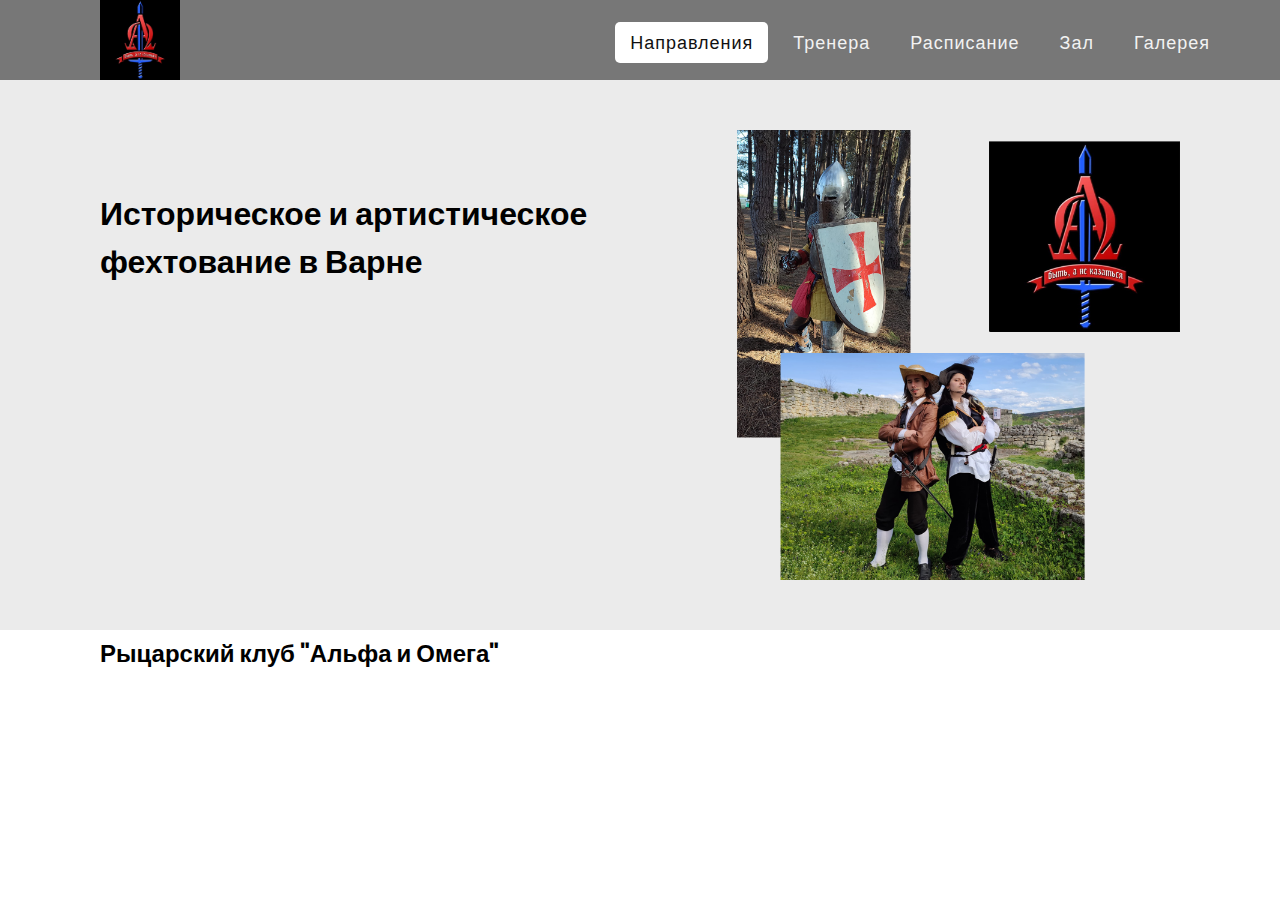
<file: index.html>
<!DOCTYPE html>
<html lang="en">
<head>
    <meta charset="UTF-8">
    <meta http-equiv="X-UA-Compatible" content="IE=edge">
    <meta name="viewport" content="width=device-width, initial-scale=1.0">
    <link rel="stylesheet" href="https://cdnjs.cloudflare.com/ajax/libs/font-awesome/5.15.3/css/all.min.css"/>
    <link rel="stylesheet" href="index.css">
    <title>Document</title>

</head>
<body>
    <!--Header-->
    <nav>
        <div class="logo">
           <img src="images\alfaomega.jpg" height="80px">
        </div>
        <input type="checkbox" id="click">
        <label for="click" class="menu-btn">
        <i class="fas fa-bars"></i>
        </label>
        <ul>
           <li><a class="active" href="#">Направления</a></li>
           <li><a href="#">Тренера</a></li>
           <li><a href="#">Расписание</a></li>
           <li><a href="#">Зал</a></li>
           <li><a href="#">Галерея</a></li>
        </ul>
     </nav>

     <!--О нас-->
     <div class="about" style="background-color: rgb(235, 235, 235);; height: 550px;">
        <img id="about-image"src="images\About.png" height="450">
        <figure><h1>Историческое и артистическое фехтование в Варне</h1>
            <h2>Рыцарский клуб "Альфа и Омега"</h2></figure>
     </div>
  </body>
</html>
</body>
</html>
</file>
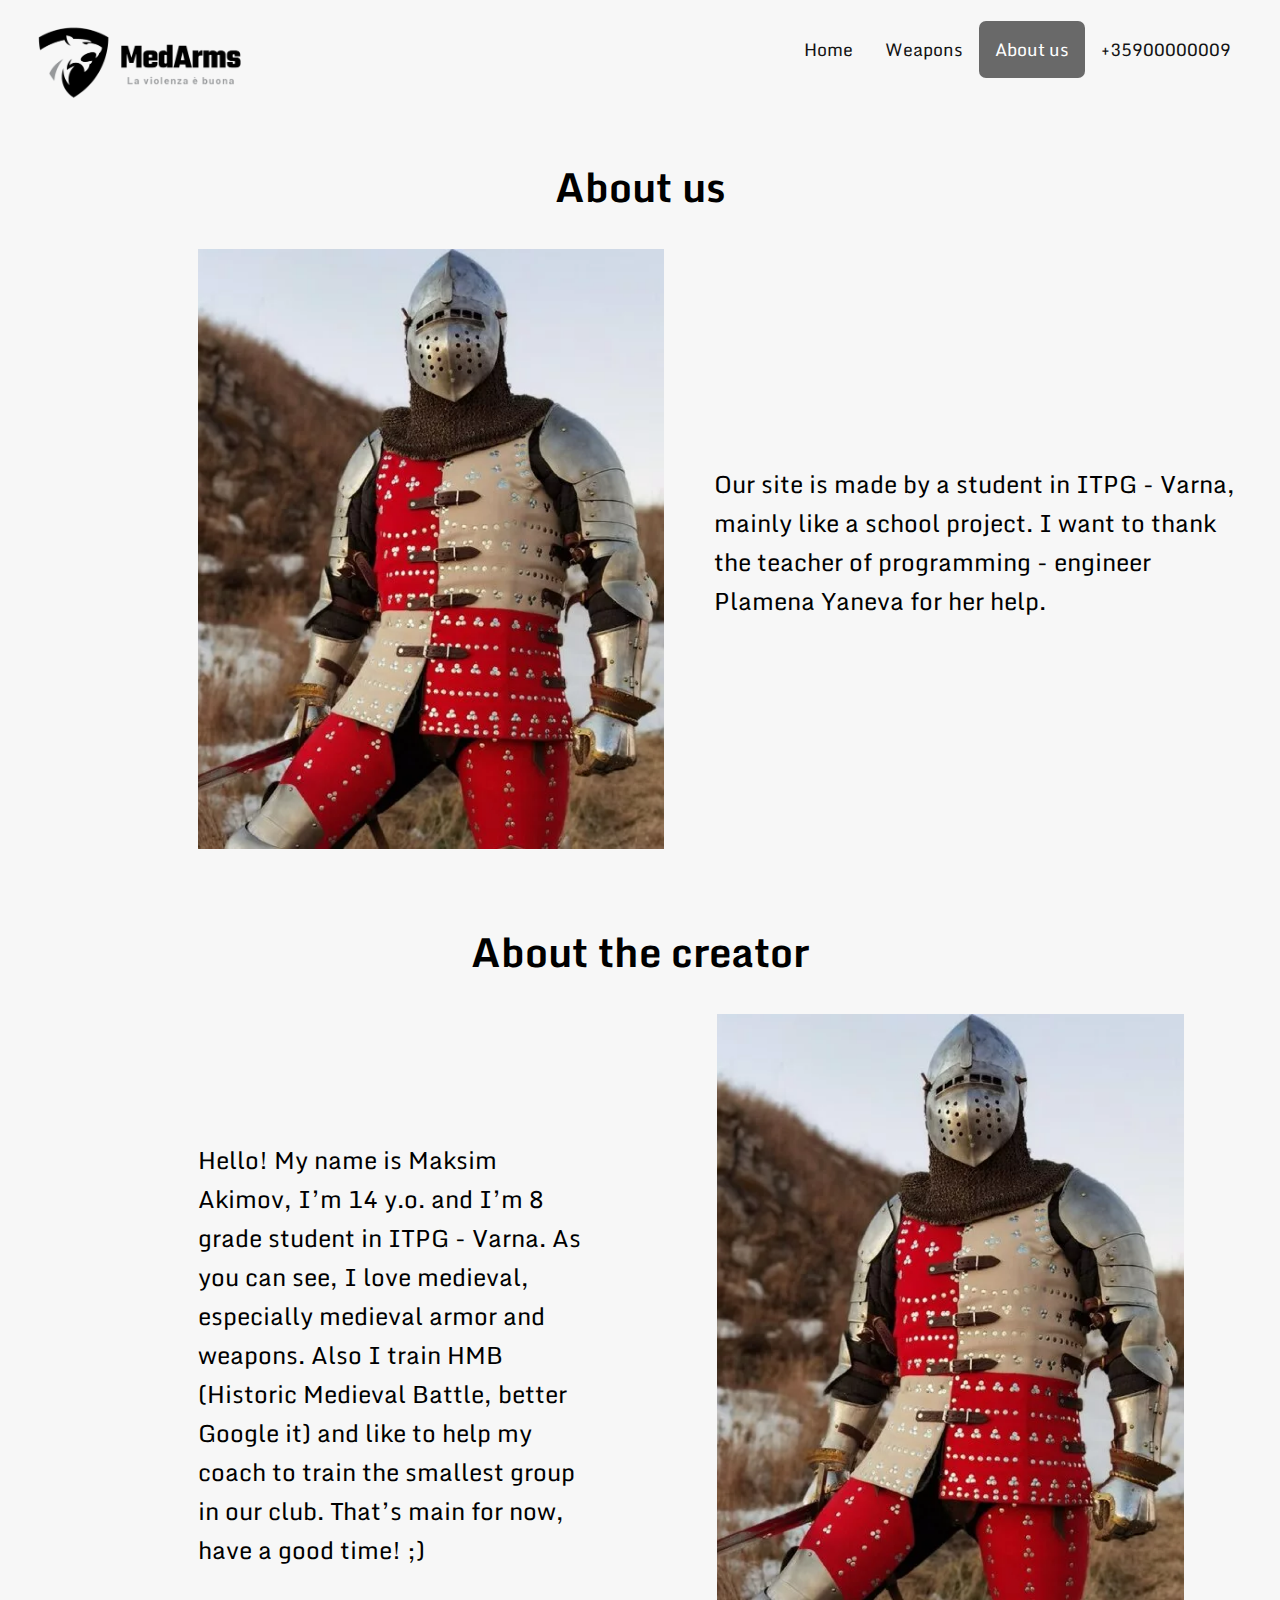
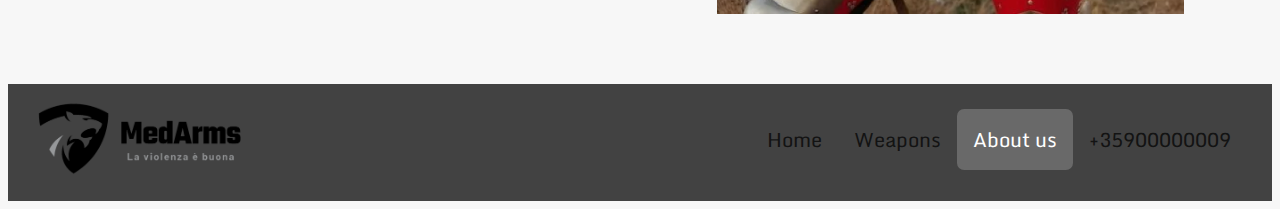
<file: About us/About us.html>
<!DOCTYPE html>
<html lang="en">
<head>
    <meta charset="UTF-8">
    <meta name="viewport" content="width=device-width, initial-scale=1.0">
    <title>MedArms</title>
    <link rel="stylesheet" href="About us style.css">
    <link rel="preconnect" href="https://fonts.googleapis.com">
<link rel="preconnect" href="https://fonts.gstatic.com" crossorigin>
<link href="https://fonts.googleapis.com/css2?family=Monda:wght@400;700&display=swap" rel="stylesheet">
</head>
<body>
  
    <!--Header-->
    <link rel="stylesheet" href="https://cdnjs.cloudflare.com/ajax/libs/font-awesome/4.7.0/css/font-awesome.min.css">
    <div class="topnav" id="myTopnav">
        <a href=""><img src="MedArmour2 transparent.png" height="80" id="NavLogo"></a>
      <section id="NavButtons">
        <a href="../Home Page\Home Page.html" id="NavB">Home</a>
        <a href="../Weapons page\Weapons page.html" id="NavB">Weapons</a>
        <a href="../About us\About us.html"  class="active" id="NavB">About us</a>
        <a href="#" id="NavB">+35900000009</a>
        </section>
    </div>
    
    <!--Main-->
    <h1>About us</h1>
    <div class="first-block">
        <img src="knight1.png" height="600px" id="image1">
        <p id="text1">Our site is made by a student in ITPG - Varna, mainly like a school project. I want to thank the teacher of programming - engineer Plamena Yaneva for her help.</p>
    </div>

    <h1>About the creator</h1>
    <div class="second-block">
        <p id="text2">Hello! My name is Maksim Akimov, I’m 14 y.o. and I’m 8 grade student
             in ITPG - Varna. As you can see, I love medieval, especially medieval armor
              and weapons. Also I train HMB (Historic Medieval Battle, better Google it) 
              and like to help my coach to train the smallest group in our club. That’s 
              main for now, have a good time! ;)</p>
        <img src="knight1.png" height="600px" id="image2">

    </div>






    
    <!--Footer-->
    <footer>
        <link rel="stylesheet" href="https://cdnjs.cloudflare.com/ajax/libs/font-awesome/4.7.0/css/font-awesome.min.css">
    <div class="botnav" id="myBotnav">
        <a href=""><img src="MedArmour2 transparent.png" height="80" id="NavLogo"></a>
      <section id="BotNavButtons">
        <a href="../Home Page\Home Page.html" id="NavB">Home</a>
        <a href="../Weapons page\Weapons page.html" id="NavB">Weapons</a>
        <a href="../About us\About us.html"  class="active" id="NavB">About us</a>
        <a href="#" id="NavB">+35900000009</a>
    </div>
</footer>
</file>
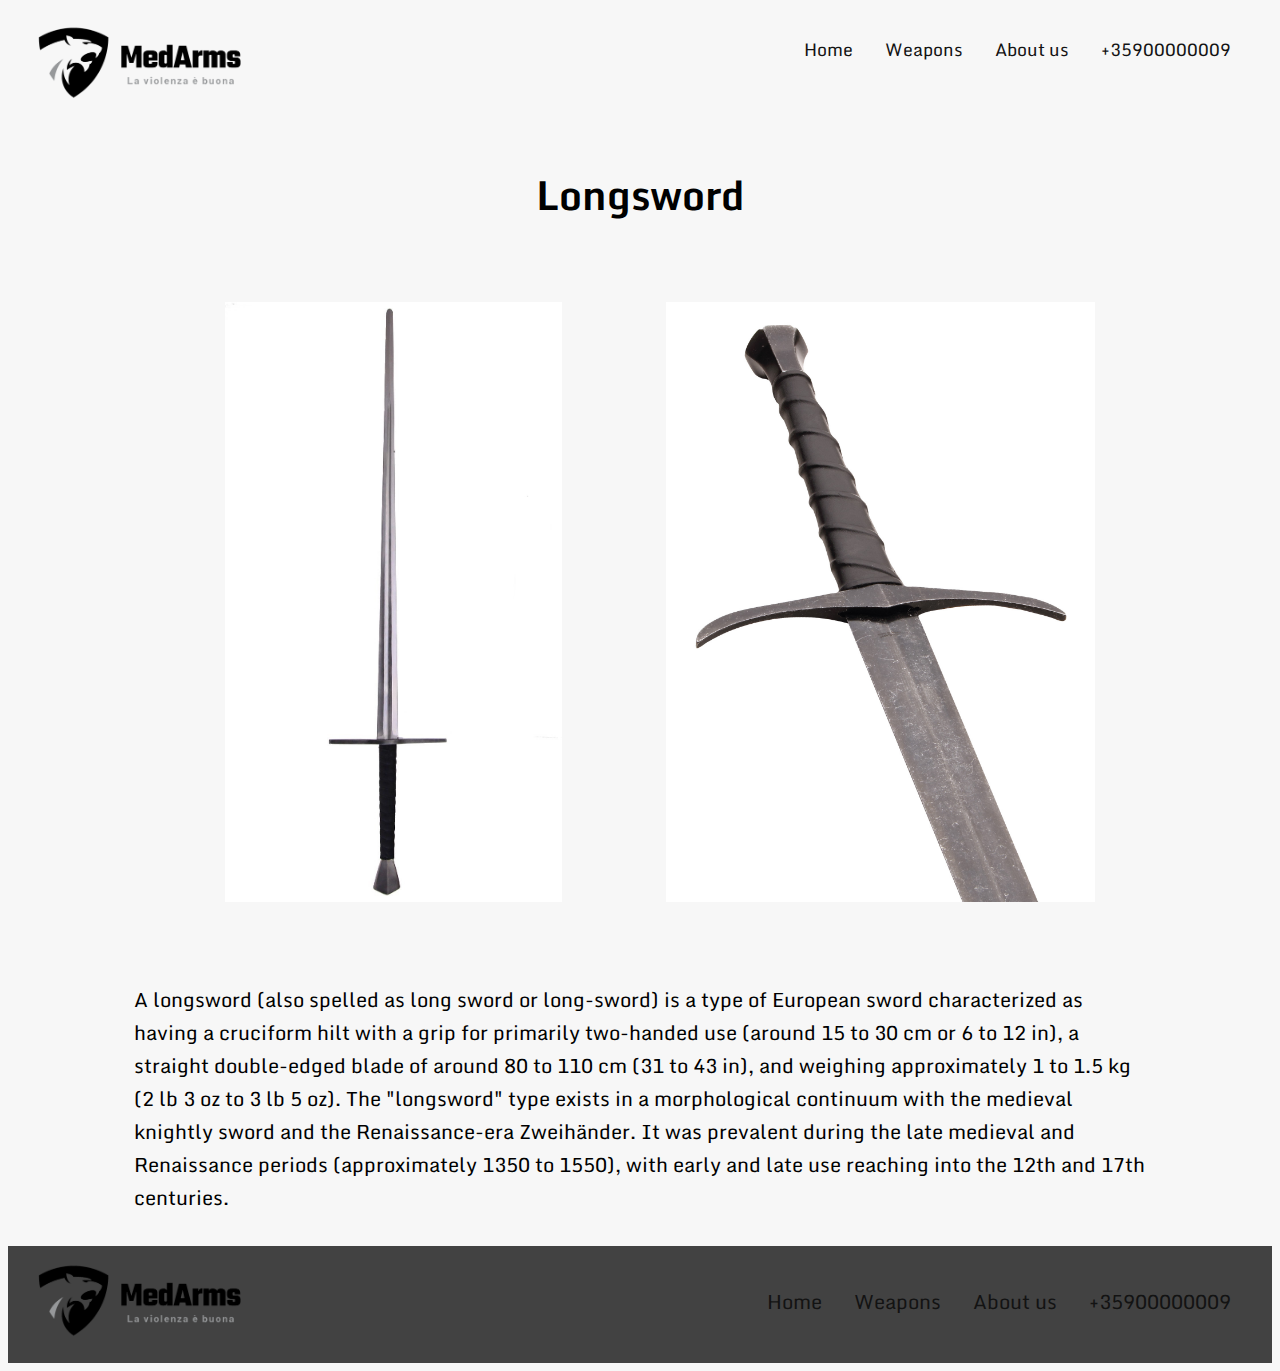
<file: One item/1Longsword.html>
<!DOCTYPE html>
<html lang="en">
<head>
    <link rel="icon" href="MedArmour logo.png">
    <meta charset="UTF-8">
    <meta name="viewport" content="width=device-width, initial-scale=1.0">
    <title>MedArms</title>
    <link rel="stylesheet" href="One item style.css">
    <link rel="preconnect" href="https://fonts.googleapis.com">
<link rel="preconnect" href="https://fonts.gstatic.com" crossorigin>
<link href="https://fonts.googleapis.com/css2?family=Monda:wght@400;700&display=swap" rel="stylesheet">
</head>
<body>
  
    <!--Header-->
    <link rel="stylesheet" href="https://cdnjs.cloudflare.com/ajax/libs/font-awesome/4.7.0/css/font-awesome.min.css">
    <div class="topnav" id="myTopnav">
        <a href=""><img src="MedArmour2 transparent.png" height="80" id="NavLogo"></a>
      <section id="NavButtons">
        <a href="../Home Page\Home Page.html" id="NavB">Home</a>
        <a href="../Weapons page\Weapons page.html" id="NavB">Weapons</a>
        <a href="../About us\About us.html" id="NavB">About us</a>
        <a href="#" id="NavB">+35900000009</a>
        </section>
    </div>

    <!--Main-->
    <div class="swords-photos">
            <center><h2>Longsword</h2></center>
                <ul align="center">
                    <li><img src="longsword1.jpg" height="600px" id="Longsword1"></a></li>
    
                    <li><img src="longsword2.jpg" height="600px" id="Longsword2"></a></li>
                
                </ul>
        </div>
    </div>

    <p id="info">A longsword (also spelled as long sword or long-sword) is a type of European sword characterized as having a cruciform hilt with a grip for primarily two-handed use (around 15 to 30 cm or 6 to 12 in), 
        a straight double-edged blade of around 80 to 110 cm (31 to 43 in), and weighing approximately 1 to 1.5 kg (2 lb 3 oz to 3 lb 5 oz).
        The "longsword" type exists in a morphological continuum with the medieval knightly sword and the Renaissance-era Zweihänder.
         It was prevalent during the late medieval and Renaissance periods (approximately 1350 to 1550), with early and late use reaching into the 12th and 17th centuries.</p>




    
    
    
    <!--Footer-->
    <footer>
        <link rel="stylesheet" href="https://cdnjs.cloudflare.com/ajax/libs/font-awesome/4.7.0/css/font-awesome.min.css">
    <div class="botnav" id="myBotnav">
        <a href=""><img src="MedArmour2 transparent.png" height="80" id="NavLogo"></a>
      <section id="BotNavButtons">
        <a href="../Home Page\Home Page.html"  id="NavB">Home</a>
        <a href="../Weapons page\Weapons page.html" id="NavB">Weapons</a>
        <a href="../About us\About us.html" id="NavB">About us</a>
        <a href="#" id="NavB">+35900000009</a>
        </section>
    </div>
</footer>
</file>
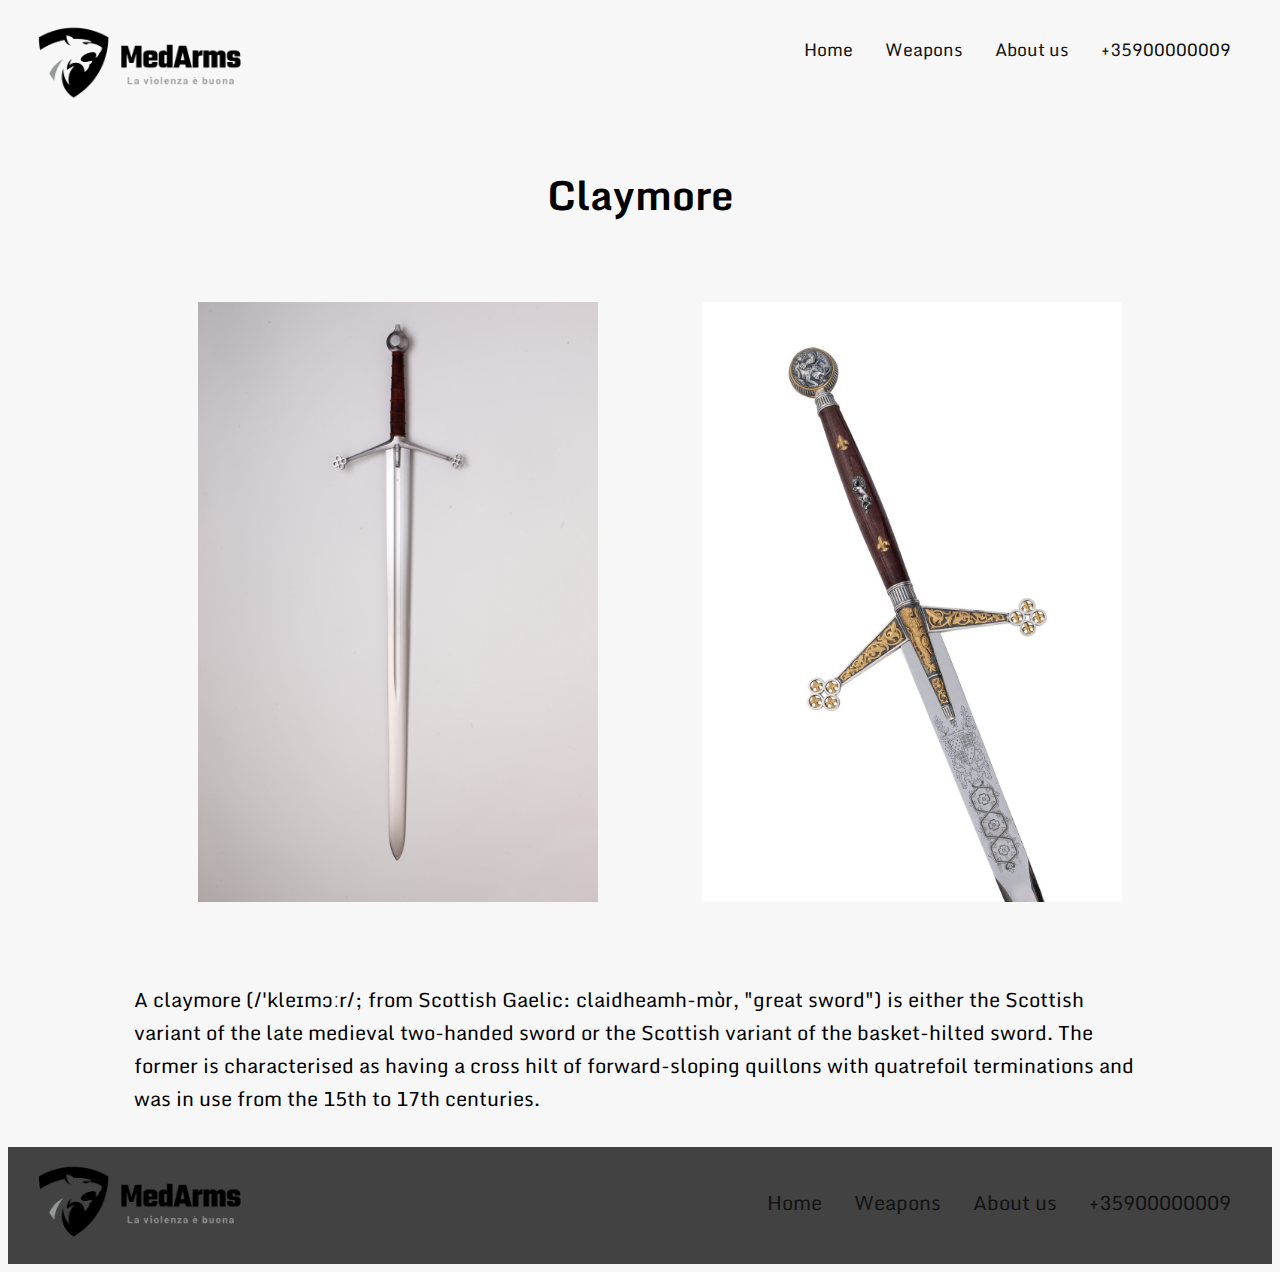
<file: One item/2Claymore.html>
<!DOCTYPE html>
<html lang="en">
<head>
    <link rel="icon" href="MedArmour logo.png">
    <meta charset="UTF-8">
    <meta name="viewport" content="width=device-width, initial-scale=1.0">
    <title>MedArms</title>
    <link rel="stylesheet" href="One item style.css">
    <link rel="preconnect" href="https://fonts.googleapis.com">
<link rel="preconnect" href="https://fonts.gstatic.com" crossorigin>
<link href="https://fonts.googleapis.com/css2?family=Monda:wght@400;700&display=swap" rel="stylesheet">
</head>
<body>
  
    <!--Header-->
    <link rel="stylesheet" href="https://cdnjs.cloudflare.com/ajax/libs/font-awesome/4.7.0/css/font-awesome.min.css">
    <div class="topnav" id="myTopnav">
        <a href=""><img src="MedArmour2 transparent.png" height="80" id="NavLogo"></a>
      <section id="NavButtons">
        <a href="../Home Page\Home Page.html" id="NavB">Home</a>
        <a href="../Weapons page\Weapons page.html" id="NavB">Weapons</a>
        <a href="../About us\About us.html" id="NavB">About us</a>
        <a href="#" id="NavB">+35900000009</a>
        </section>
    </div>
    
    <!--Main-->
    <div class="swords-photos">
            <center><h2>Claymore</h2></center>
                <ul align="center">
                    <li><img src="claymore1.jpg" height="600px" id="Longsword1"></a></li>
    
                    <li><img src="claymore2.jpg" height="600px" id="Longsword2"></a></li>
                
                </ul>
        </div>
    </div>

    <p id="info">A claymore (/ˈkleɪmɔːr/; from Scottish Gaelic: claidheamh-mòr, "great sword") is either the Scottish variant of the late medieval
         two-handed sword or the Scottish variant of the basket-hilted sword. The former is characterised as having a cross hilt of forward-sloping
          quillons with quatrefoil terminations and was in use from the 15th to 17th centuries.</p>




    
    
    
    <!--Footer-->
    <footer>
        <link rel="stylesheet" href="https://cdnjs.cloudflare.com/ajax/libs/font-awesome/4.7.0/css/font-awesome.min.css">
    <div class="botnav" id="myBotnav">
        <a href=""><img src="MedArmour2 transparent.png" height="80" id="NavLogo"></a>
      <section id="BotNavButtons">
        <a href="../Home Page\Home Page.html"  id="NavB">Home</a>
        <a href="../Weapons page\Weapons page.html" id="NavB">Weapons</a>
        <a href="../About us\About us.html" id="NavB">About us</a>
        <a href="#" id="NavB">+35900000009</a>
        </section>
    </div>
</footer>

</body>
</file>
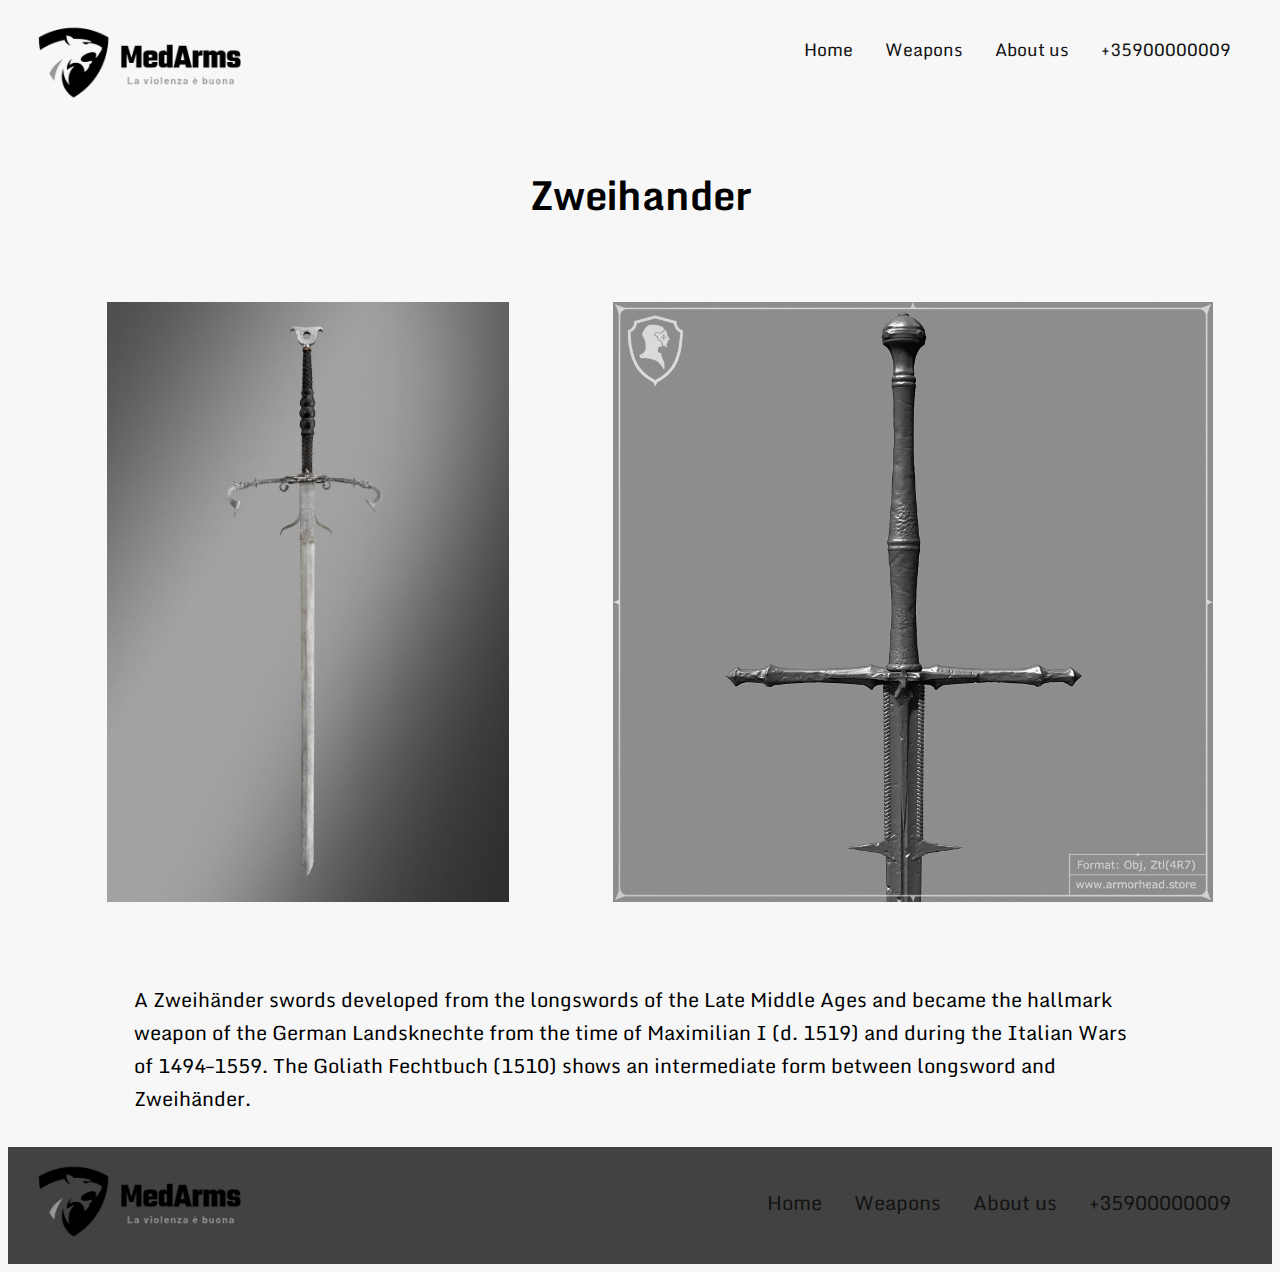
<file: One item/3Zweihander.html>
<!DOCTYPE html>
<html lang="en">
<head>
    <link rel="icon" href="MedArmour logo.png">
    <meta charset="UTF-8">
    <meta name="viewport" content="width=device-width, initial-scale=1.0">
    <title>MedArms</title>
    <link rel="stylesheet" href="One item style.css">
    <link rel="preconnect" href="https://fonts.googleapis.com">
<link rel="preconnect" href="https://fonts.gstatic.com" crossorigin>
<link href="https://fonts.googleapis.com/css2?family=Monda:wght@400;700&display=swap" rel="stylesheet">
</head>
<body>
  
    <!--Header-->
    <link rel="stylesheet" href="https://cdnjs.cloudflare.com/ajax/libs/font-awesome/4.7.0/css/font-awesome.min.css">
    <div class="topnav" id="myTopnav">
        <a href=""><img src="MedArmour2 transparent.png" height="80" id="NavLogo"></a>
      <section id="NavButtons">
        <a href="../Home Page\Home Page.html" id="NavB">Home</a>
        <a href="../Weapons page\Weapons page.html" id="NavB">Weapons</a>
        <a href="../About us\About us.html" id="NavB">About us</a>
        <a href="#" id="NavB">+35900000009</a>
        </section>
    </div>
    
    <!--Main-->
    <div class="swords-photos">
            <center><h2>Zweihander</h2></center>
                <ul align="center">
                    <li><img src="zweihander1.jpg" height="600px" id="Longsword1"></a></li>
    
                    <li><img src="zweihander2.jpg" height="600px" id="Longsword2"></a></li>
                
                </ul>
        </div>
    </div>

    <p id="info">A Zweihänder swords developed from the longswords of the Late Middle Ages and became
         the hallmark weapon of the German Landsknechte from the time of Maximilian I (d. 1519) and 
         during the Italian Wars of 1494–1559. The Goliath Fechtbuch (1510) shows an intermediate
          form between longsword and Zweihänder.</p>




    
    
    
    <!--Footer-->
    <footer>
        <link rel="stylesheet" href="https://cdnjs.cloudflare.com/ajax/libs/font-awesome/4.7.0/css/font-awesome.min.css">
    <div class="botnav" id="myBotnav">
        <a href=""><img src="MedArmour2 transparent.png" height="80" id="NavLogo"></a>
      <section id="BotNavButtons">
        <a href="../Home Page\Home Page.html"  id="NavB">Home</a>
        <a href="../Weapons page\Weapons page.html" id="NavB">Weapons</a>
        <a href="../About us\About us.html" id="NavB">About us</a>
        <a href="#" id="NavB">+35900000009</a>
        </section>
    </div>
</footer>
</body>
</file>
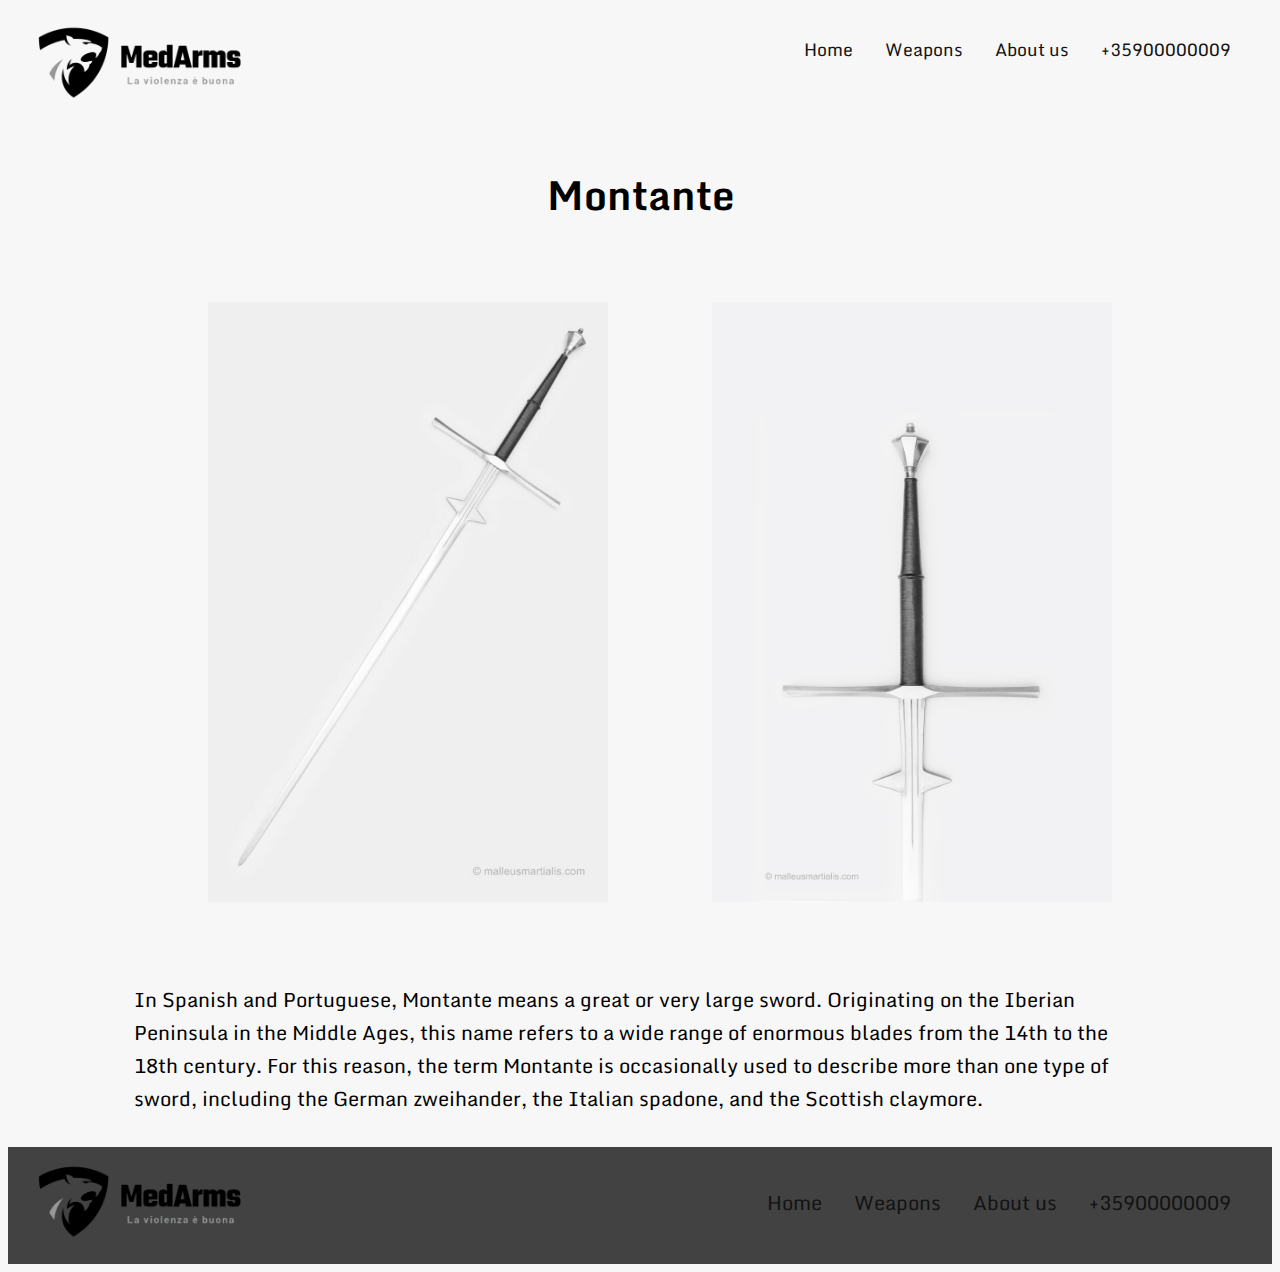
<file: One item/4Montante.html>
<!DOCTYPE html>
<html lang="en">
<head>
    <link rel="icon" href="MedArmour logo.png">
    <meta charset="UTF-8">
    <meta name="viewport" content="width=device-width, initial-scale=1.0">
    <title>MedArms</title>
    <link rel="stylesheet" href="One item style.css">
    <link rel="preconnect" href="https://fonts.googleapis.com">
<link rel="preconnect" href="https://fonts.gstatic.com" crossorigin>
<link href="https://fonts.googleapis.com/css2?family=Monda:wght@400;700&display=swap" rel="stylesheet">
</head>
<body>
  
    <!--Header-->
    <link rel="stylesheet" href="https://cdnjs.cloudflare.com/ajax/libs/font-awesome/4.7.0/css/font-awesome.min.css">
    <div class="topnav" id="myTopnav">
        <a href=""><img src="MedArmour2 transparent.png" height="80" id="NavLogo"></a>
      <section id="NavButtons">
        <a href="../Home Page\Home Page.html" id="NavB">Home</a>
        <a href="../Weapons page\Weapons page.html" id="NavB">Weapons</a>
        <a href="../About us\About us.html" id="NavB">About us</a>
        <a href="#" id="NavB">+35900000009</a>
        </section>
    </div>
    
    <!--Main-->
    <div class="swords-photos">
            <center><h2>Montante</h2></center>
                <ul align="center">
                    <li><img src="montante2.jpg" height="600px" id="Longsword1"></a></li>
    
                    <li><img src="montante1.png" height="600px" id="Longsword2"></a></li>
                
                </ul>
        </div>
    </div>

    <p id="info">In Spanish and Portuguese, Montante means a great or very large sword. 
        Originating on the Iberian Peninsula in the Middle Ages, this name refers to a wide 
        range of enormous blades from the 14th to the 18th century. For this reason, the term 
        Montante is occasionally used to describe more than one type of sword, including the 
        German zweihander, the Italian spadone, and the Scottish claymore.</p>




    
    
    
    <!--Footer-->
    <footer>
        <link rel="stylesheet" href="https://cdnjs.cloudflare.com/ajax/libs/font-awesome/4.7.0/css/font-awesome.min.css">
    <div class="botnav" id="myBotnav">
        <a href=""><img src="MedArmour2 transparent.png" height="80" id="NavLogo"></a>
      <section id="BotNavButtons">
        <a href="../Home Page\Home Page.html" id="NavB">Home</a>
        <a href="../Weapons page\Weapons page.html" id="NavB">Weapons</a>
        <a href="../About us\About us.html" id="NavB">About us</a>
        <a href="#" id="NavB">+35900000009</a>
        </section>
    </div>
</footer>
</body>
</file>
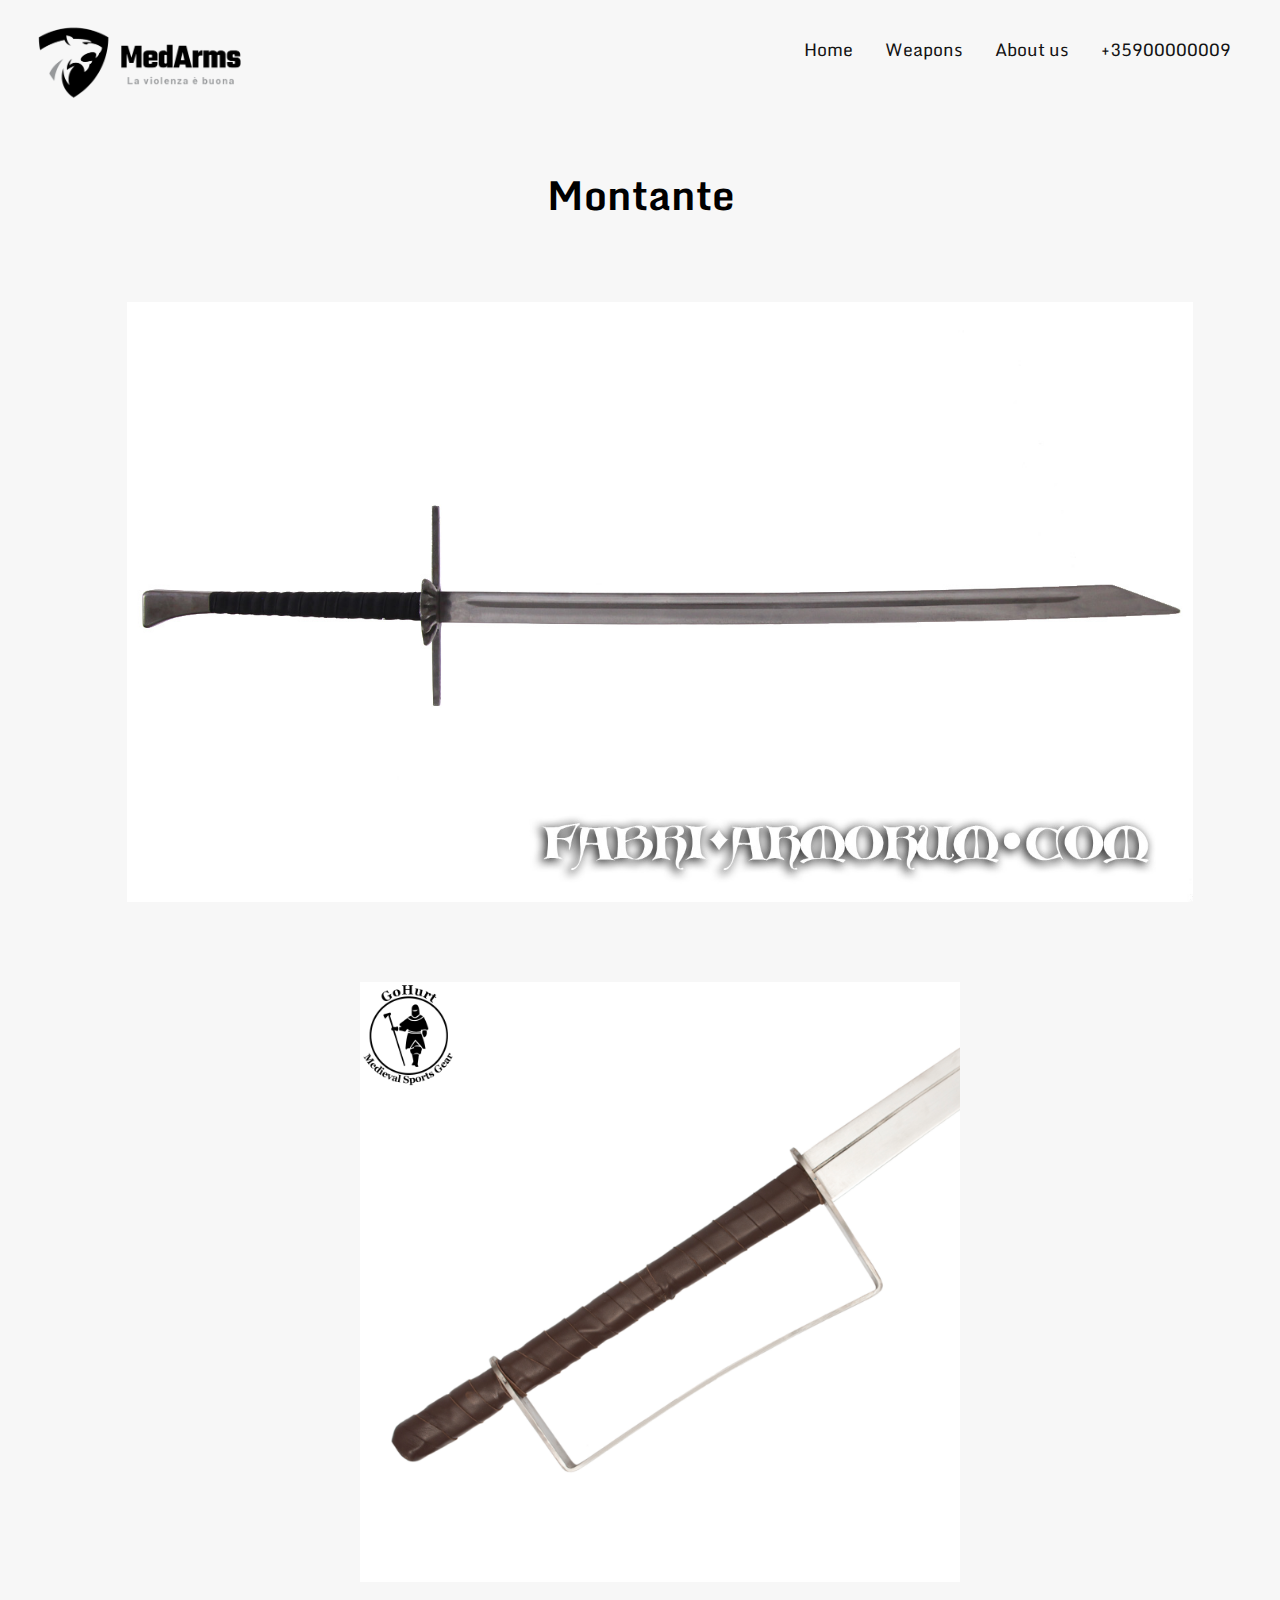
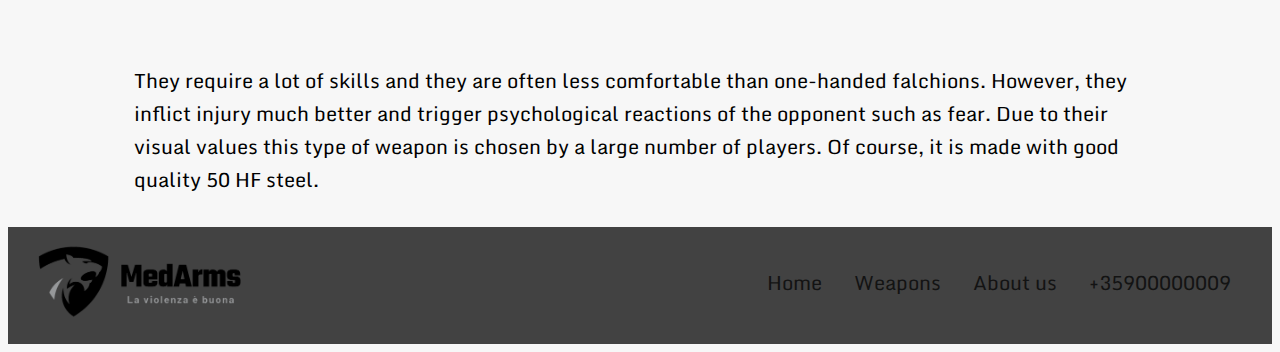
<file: One item/5Falchion.html>
<!DOCTYPE html>
<html lang="en">
<head>
    <link rel="icon" href="MedArmour logo.png">
    <meta charset="UTF-8">
    <meta name="viewport" content="width=device-width, initial-scale=1.0">
    <title>MedArms</title>
    <link rel="stylesheet" href="One item style.css">
    <link rel="preconnect" href="https://fonts.googleapis.com">
<link rel="preconnect" href="https://fonts.gstatic.com" crossorigin>
<link href="https://fonts.googleapis.com/css2?family=Monda:wght@400;700&display=swap" rel="stylesheet">
</head>
<body>
  
    <!--Header-->
    <link rel="stylesheet" href="https://cdnjs.cloudflare.com/ajax/libs/font-awesome/4.7.0/css/font-awesome.min.css">
    <div class="topnav" id="myTopnav">
        <a href=""><img src="MedArmour2 transparent.png" height="80" id="NavLogo"></a>
      <section id="NavButtons">
        <a href="../Home Page\Home Page.html" id="NavB">Home</a>
        <a href="../Weapons page\Weapons page.html" id="NavB">Weapons</a>
        <a href="../About us\About us.html" id="NavB">About us</a>
        <a href="#" id="NavB">+35900000009</a>
        </section>
    </div>
    
    <!--Main-->
    <div class="swords-photos">
            <center><h2>Montante</h2></center>
                <ul align="center">
                    <li><img src="falchion1.jpg" height="600px" id="Longsword1"></a></li>
    
                    <li><img src="falchion2.jpg" height="600px" id="Longsword2"></a></li>
                
                </ul>
        </div>
    </div>

    <p id="info">They require a lot of skills and they are often less comfortable than one-handed
         falchions. However, they inflict injury much better  and trigger psychological reactions
          of the opponent such as fear. Due to their visual values this type of weapon is chosen 
          by a large number of players. Of course, it is made with good quality 50 HF steel.</p>




    
    
    
    <!--Footer-->
    <footer>
        <link rel="stylesheet" href="https://cdnjs.cloudflare.com/ajax/libs/font-awesome/4.7.0/css/font-awesome.min.css">
    <div class="botnav" id="myBotnav">
        <a href=""><img src="MedArmour2 transparent.png" height="80" id="NavLogo"></a>
      <section id="BotNavButtons">
        <a href="../Home Page\Home Page.html" id="NavB">Home</a>
        <a href="../Weapons page\Weapons page.html" id="NavB">Weapons</a>
        <a href="../About us\About us.html" id="NavB">About us</a>
        <a href="#" id="NavB">+35900000009</a>
        </section>
    </div>
</footer>
</body>
</file>
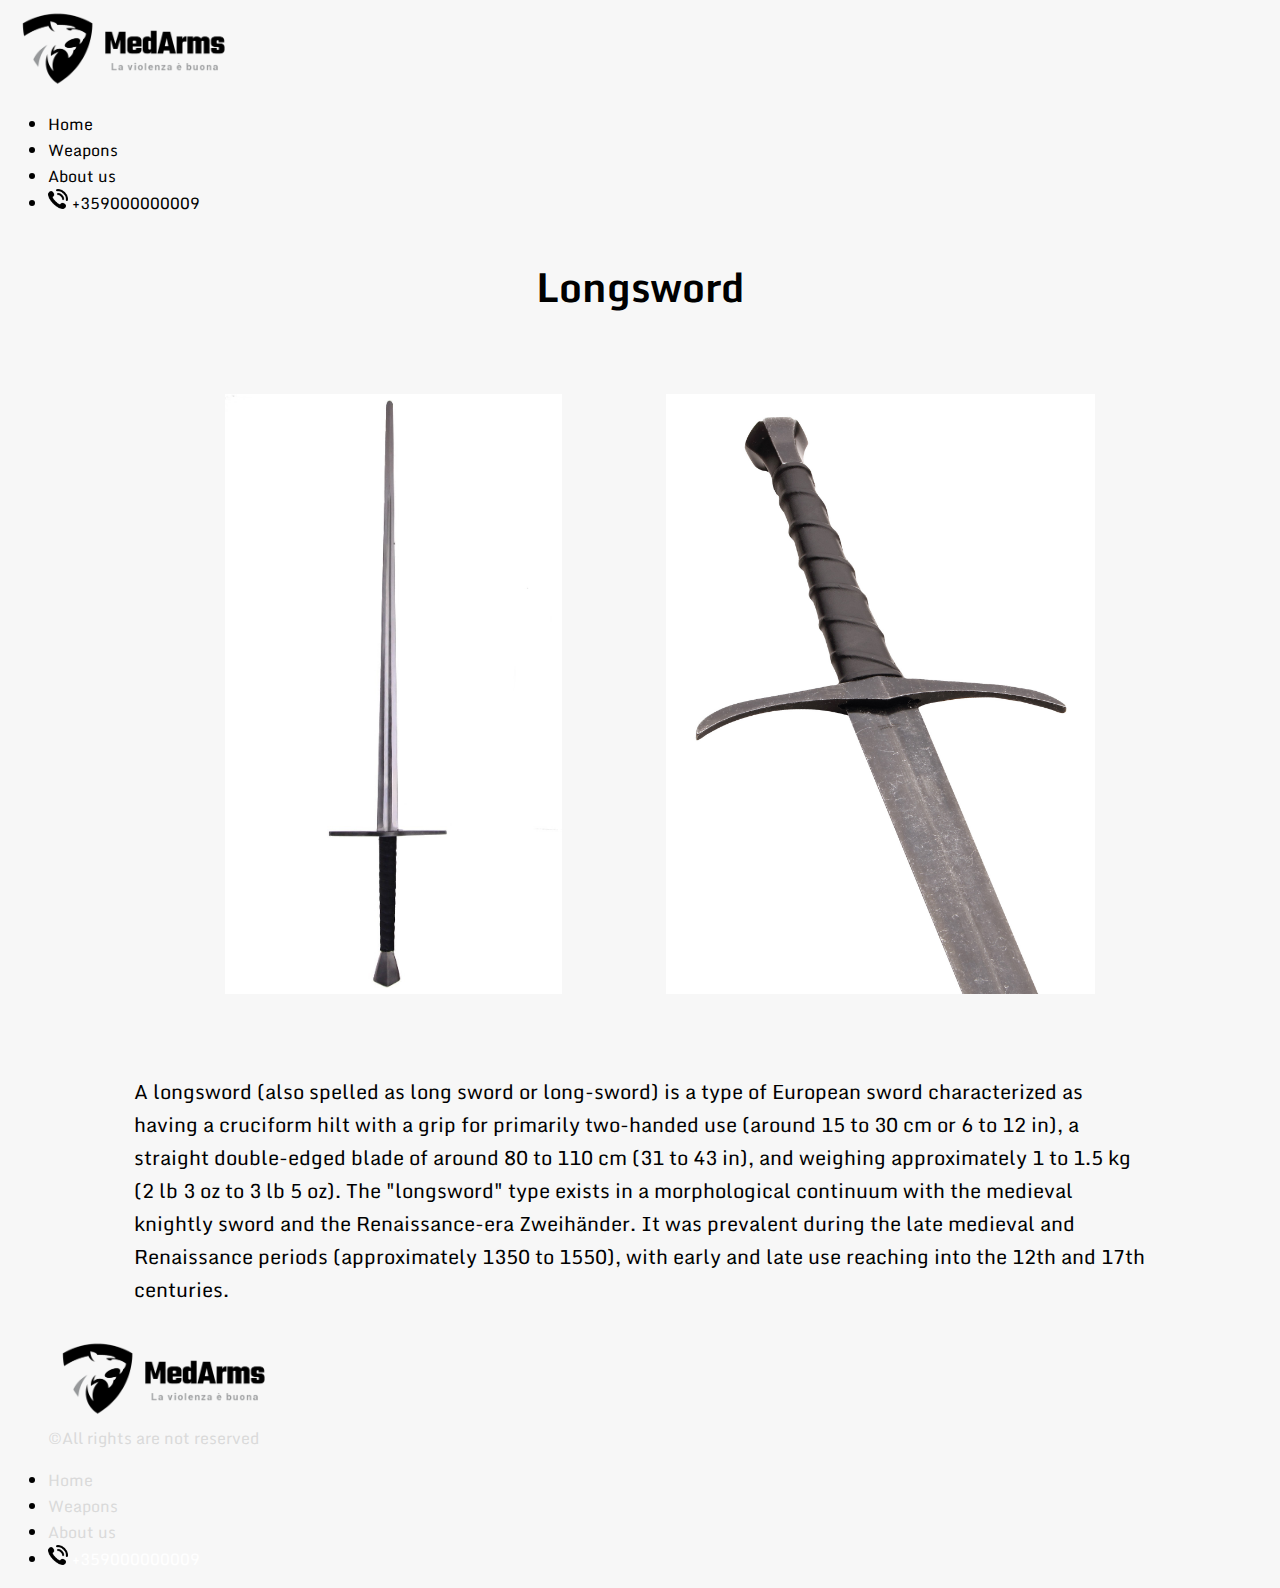
<file: One item/One item.html>
<!DOCTYPE html>
<html lang="en">
<head>
    <meta charset="UTF-8">
    <meta name="viewport" content="width=device-width, initial-scale=1.0">
    <title>MedArms</title>
    <link rel="stylesheet" href="One item style.css">
    <link rel="preconnect" href="https://fonts.googleapis.com">
<link rel="preconnect" href="https://fonts.gstatic.com" crossorigin>
<link href="https://fonts.googleapis.com/css2?family=Monda:wght@400;700&display=swap" rel="stylesheet">
</head>
<body>
  
    <!--Header-->
    <div class="header">
        <nav id="Allhead">
            <a href="../Home Page/Home Page.html"><img src="MedArmour2 transparent.png" height="80"></a>
            
                <ul style="color:black;">
                    <li><a href="../Home Page/Home Page.html" style="color: black; text-decoration: none"> Home </a></li>
                    <li><a href="../Weapons page/Weapons page.html" style="color: black; text-decoration: none"> Weapons </a></li>
                    <li><a href="../About us\About us.html" style="color: black; text-decoration: none"> About us </a></li>
                    <li><img src="phone.png" height="20px" id="phone"><a href="#" style="color: black; text-decoration: none;"> +359000000009 </a></li>
                </ul>
            
        </nav>
        </div>
    
    <!--Main-->
    <div class="swords-photos">
            <center><h2>Longsword</h2></center>
                <ul align="center">
                    <li><img src="longsword1.jpg" height="600px" id="Longsword1"></a></li>
    
                    <li><img src="longsword2.jpg" height="600px" id="Longsword2"></a></li>
                
                </ul>
        </div>
    </div>

    <p id="info">A longsword (also spelled as long sword or long-sword) is a type of European sword characterized as having a cruciform hilt with a grip for primarily two-handed use (around 15 to 30 cm or 6 to 12 in), 
        a straight double-edged blade of around 80 to 110 cm (31 to 43 in), and weighing approximately 1 to 1.5 kg (2 lb 3 oz to 3 lb 5 oz).
        The "longsword" type exists in a morphological continuum with the medieval knightly sword and the Renaissance-era Zweihänder.
         It was prevalent during the late medieval and Renaissance periods (approximately 1350 to 1550), with early and late use reaching into the 12th and 17th centuries.</p>




    
    
    
    <!--Footer-->
    <nav>
    <div class="footer-container">
        <div class="footer-heading1" id="heading1">
            <figure>
                <a href="../Home Page/Home Page.html"><img src="MedArmour2 transparent.png" height="80" id="botimg"></a>
                <figcaption style="color:rgb(218, 218, 218)"> ©All rights are not reserved </figcaption>
            </figure>

            <ul color="black" id="bottext">
                <li><a href="../Home Page/Home Page.html" style="color: rgb(218, 218, 218); text-decoration: none"> Home </a></li>
                <li><a href="../Weapons page/Weapons page.html" style="color: rgb(218, 218, 218); text-decoration: none"> Weapons </a></li>
                <li><a href="../About us\About us.html" style="color: rgb(218, 218, 218); text-decoration: none"> About us </a></li>
                <li><img src="phone.png" height="20px" id="phone"><a href="#" style="color: rgb(255, 255, 255); text-decoration: none;"> +359000000009 </a></li>
            </ul>

        </div>
    </div>
    </nav>
</file>
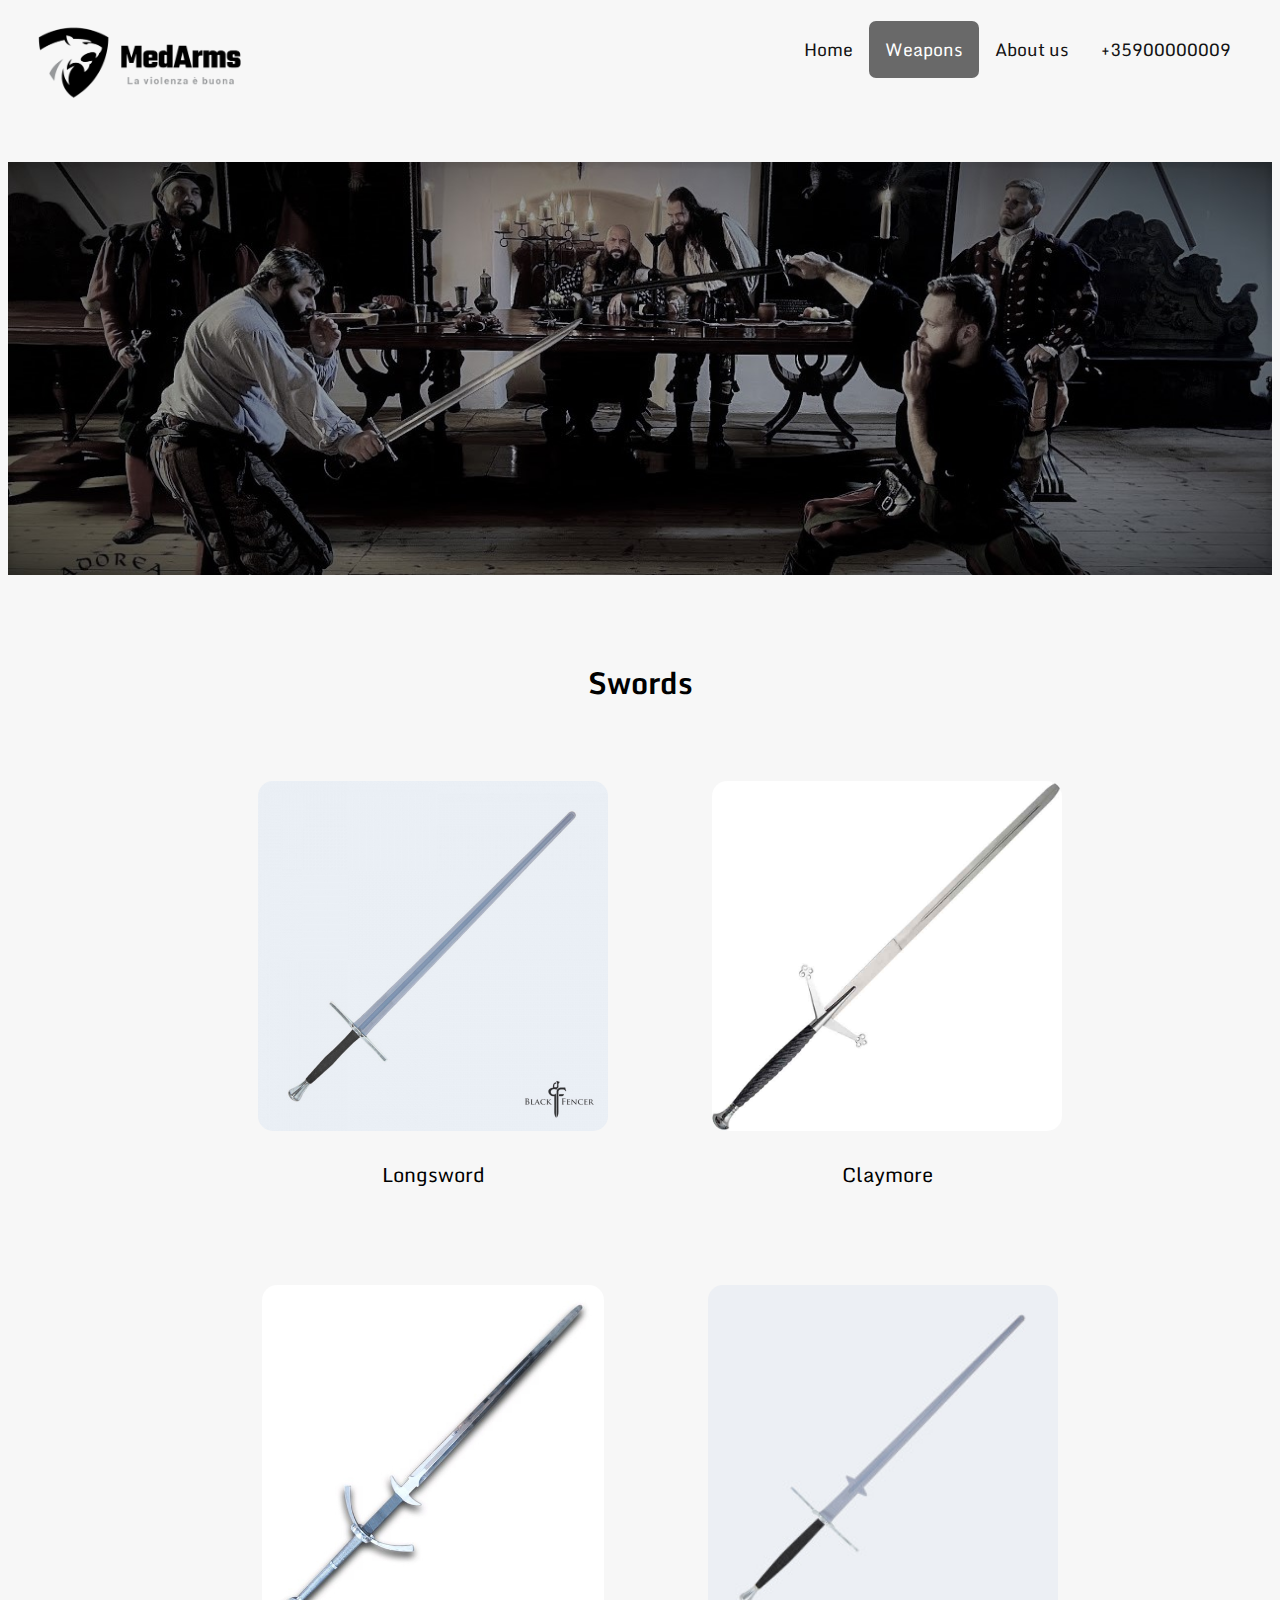
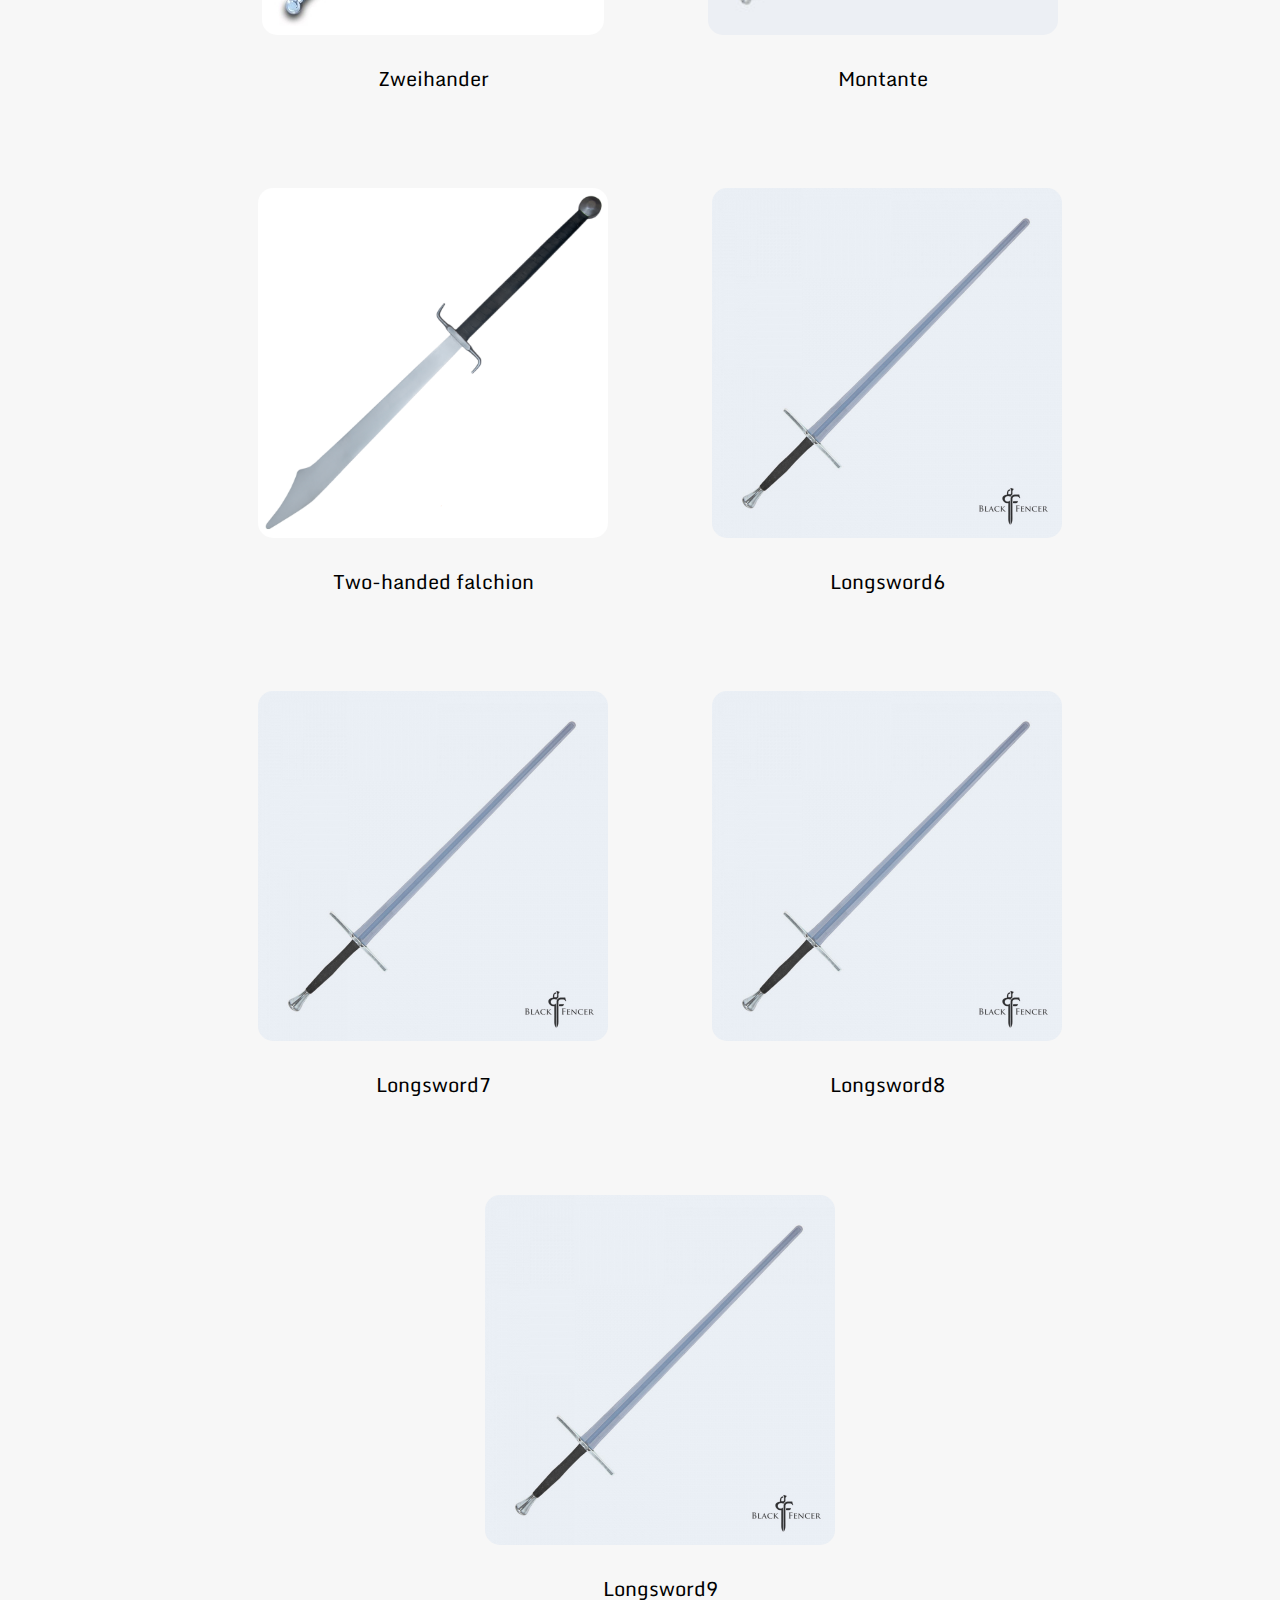
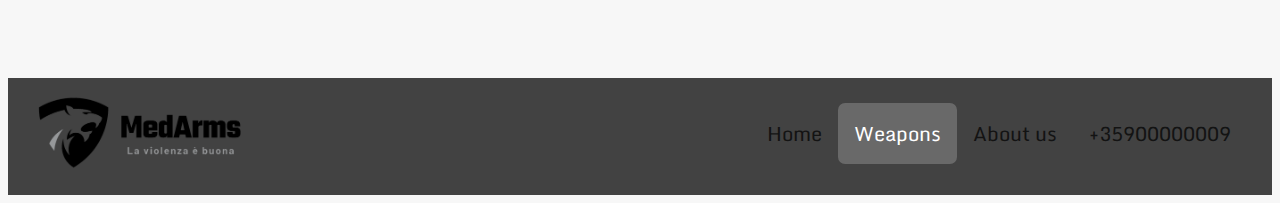
<file: Weapons page/Weapons page.html>
<!DOCTYPE html>
<html lang="en">
<head>
    <link rel="icon" href="MedArmour logo.png">
    <meta charset="UTF-8">
    <meta name="viewport" content="width=device-width, initial-scale=1.0">
    <title>MedArms</title>
    <link rel="stylesheet" href="Weapons page style.css">
    <link rel="preconnect" href="https://fonts.googleapis.com">
<link rel="preconnect" href="https://fonts.gstatic.com" crossorigin>
<link href="https://fonts.googleapis.com/css2?family=Monda:wght@400;700&display=swap" rel="stylesheet">
</head>
<body>
  
    <!--Header-->
    <link rel="stylesheet" href="https://cdnjs.cloudflare.com/ajax/libs/font-awesome/4.7.0/css/font-awesome.min.css">
    <div class="topnav" id="myTopnav">
        <a href=""><img src="MedArmour2 transparent.png" height="80" id="NavLogo"></a>
      <section id="NavButtons">
        <a href="../Home Page\Home Page.html" id="NavB">Home</a>
        <a href="../Weapons page\Weapons page.html" class="active" id="NavB">Weapons</a>
        <a href="../About us\About us.html" id="NavB">About us</a>
        <a href="#" id="NavB">+35900000009</a>
        </section>
    </div>

        <img src="fight.jpg" width="100%" id="fight">
    
    
	<!--products-->
        <div class="swords">
        <center><h2>Swords</h2></center>
            <ul align="center">
                <li><a href="../One item\1Longsword.html"><img src="longsword.jpg" height="350px" id="Longsword"></a> <a href="#"; style="text-decoration: none"><p style="color:black;font-size: 20px">Longsword</p></a></li>

                <li><a href="../One item\2Claymore.html"><img src="claymore.jpg" height="350px" id="Longsword"></a> <a href="#"; style="text-decoration: none"><p style="color:black;font-size: 20px">Claymore</p></a></li>
                
                <li><a href="../One item\3Zweihander.html"><img src="zweihander.jpg" height="350px" id="Longsword"></a> <a href="#"; style="text-decoration: none"><p style="color:black;font-size: 20px">Zweihander</p></a></li>
                
                <li><a href="../One item\4Montante.html"><img src="montante.jpg" height="350px" id="Longsword"></a> <a href="#"; style="text-decoration: none"><p style="color:black;font-size: 20px">Montante</p></a></li>
                                
                <li><a href="../One item\5Falchion.html"><img src="falchion.jpg" height="350px" id="Longsword"></a> <a href="#"; style="text-decoration: none"><p style="color:black;font-size: 20px">Two-handed falchion</p></a></li>
                                
                <li><a href="../One item\One item.html"><img src="longsword.jpg" height="350px" id="Longsword"></a> <a href="#"; style="text-decoration: none"><p style="color:black;font-size: 20px">Longsword6</p></a></li>
                                
                <li><a href="../One item\One item.html"><img src="longsword.jpg" height="350px" id="Longsword"></a> <a href="#"; style="text-decoration: none"><p style="color:black;font-size: 20px">Longsword7</p></a></li>
                                
                <li><a href="../One item\One item.html"><img src="longsword.jpg" height="350px" id="Longsword"></a> <a href="#"; style="text-decoration: none"><p style="color:black;font-size: 20px">Longsword8</p></a></li>
                                
                <li><a href="../One item\One item.html"><img src="longsword.jpg" height="350px" id="Longsword"></a> <a href="#"; style="text-decoration: none"><p style="color:black;font-size: 20px">Longsword9</p></a></li>

            </ul>

    </div>
    
    
    
    
    
    
    <!--Footer-->
    <footer>
        <link rel="stylesheet" href="https://cdnjs.cloudflare.com/ajax/libs/font-awesome/4.7.0/css/font-awesome.min.css">
    <div class="botnav" id="myBotnav">
        <a href=""><img src="MedArmour2 transparent.png" height="80" id="NavLogo"></a>
      <section id="BotNavButtons">
        <a href="../Home Page\Home Page.html" id="NavB">Home</a>
        <a href="../Weapons page\Weapons page.html" class="active" id="NavB">Weapons</a>
        <a href="../About us\About us.html" id="NavB">About us</a>
        <a href="#" id="NavB">+35900000009</a>
        </section>
    </div>
</footer>
</file>
<file: index.css>
/*Header*/
 @import url('https://fonts.googleapis.com/css?family=Poppins:400,500,600,700&display=swap');
 *{
     margin: 0;
     padding: 0;
     box-sizing: border-box;
     font-family: 'Poppins', sans-serif;
 } 
 nav{
     display: flex;
     height: 80px;
     width: 100%;
     background: #777777;
     align-items: center;
     justify-content: space-between;
     padding: 0 50px 0 100px;
     flex-wrap: wrap;
 }
 nav .logo{
     color: #fff;
     font-size: 35px;
     font-weight: 600;
 }
 nav ul{
     display: flex;
     flex-wrap: wrap;
     list-style: none;
 }
 nav ul li{
     margin: 0 5px;
     margin-bottom: 10px;
 }
 nav ul li a{
     color: #f2f2f2;
     text-decoration: none;
     font-size: 18px;
     font-weight: 500;
     padding: 8px 15px;
     border-radius: 5px;
     letter-spacing: 1px;
     transition: all 0.3s ease;
 }
 nav ul li a.active,
 nav ul li a:hover{
     color: #111;
     background: #fff;
 }
 nav .menu-btn i{
     color: #fff;
     font-size: 22px;
     cursor: pointer;
     display: none;
 }
 input[type="checkbox"]{
     display: none;
 }
 @media (max-width: 1000px){
 nav{
     padding: 0 40px 0 50px;
 }
 }
 @media (max-width: 920px) {
 nav .menu-btn i{
     display: block;
 }
 #click:checked ~ .menu-btn i:before{
     content: "\f00d";
 }
 nav ul{
     position: fixed;
     top: 80px;
     left: -100%;
     background: #111;
     height: 100vh;
     width: 100%;
     text-align: center;
     display: block;
     transition: all 0.3s ease;
 }
 #click:checked ~ ul{
     left: 0;
 }
 nav ul li{
     width: 100%;
     margin: 40px 0;
 }
 nav ul li a{
     width: 100%;
     margin-left: -100%;
     display: block;
     font-size: 20px;
     transition: 0.6s cubic-bezier(0.68, -0.55, 0.265, 1.55);
 }
 #click:checked ~ ul li a{
     margin-left: 0px;
 }
 nav ul li a.active,
 nav ul li a:hover{
     background: none;
     color: rgb(185, 185, 185);
 }
 }
 .content{
     position: absolute;
     top: 50%;
     left: 50%;
     transform: translate(-50%, -50%);
     text-align: center;
     z-index: -1;
     width: 100%;
     padding: 0 30px;
     color: #1b1b1b;
 }
 .content div{
     font-size: 40px;
     font-weight: 700;
 }


 /*About*/
 .about{
    display:flex;
    flex-direction: row-reverse; /* За да обърнете реда на елементите */
    align-items: center; /* За да центрирате вертикално картинката */
 }
.about h1{
    padding-top: 150px;
    padding-bottom: 350px;
    padding-left: 100px;
    margin-right: 100px;
}
.about h2{

    padding-left: 100px;
    margin-right: 100px; 
}

#about-image{
display: flex;
margin-right: 100px;
}
</file>
<file: About us/About us style.css>
body{
    font-family: 'Monda', sans-serif;
    color: black;
    background-color: rgb(247, 247, 247);
}

/*header*/
.topnav {
    background-color: rgb(247, 247, 247);
    overflow: hidden;

  }
  
  .topnav a {
    float: left;
    display: block;
    color: #131313;
    text-align: center;
    padding: 14px 16px;
    text-decoration: none;
    font-size: 110%;
    border-radius: 7px;
  }
  
  #NavB:hover {
    background-color: #ddd;
    color: rgb(117, 117, 117);
  }
  
  .topnav a.active {
    background-color: #696969;
    color: white;
  }
  
 
  .topnav .icon {
    display: none;
  }

  #NavButtons{
    margin-top: 1%;
    float: right;
    margin-right: 2%;
  }




/*Main*/








h1{
    text-align: center;
    font-size: 40px;
    margin-top: 30px;
}

#image1{
    margin-left: 15%;
    float: left;
}

.first-block{
    display: flex;
    margin-bottom: 70px;
    margin-top: 30px;
}

#text1{
    margin-left: 4%;
    margin-top: 17%;
    margin-bottom: 17%;
    font-size: 150%;
    margin-right: 2%;

}


#image2{
    margin-left: 10%;
    margin-right: 7%;

}

.second-block{
    display: flex;
    margin-bottom: 70px;
    margin-top: 30px;
}

#text2{
    margin-top: 10%;
    font-size: 150%;
    margin-left: 15%;
}






/*Footer*/

.botnav {
    background-color: rgb(66, 66, 66);
    overflow: hidden;
    height: 100%;
    width: 100%;

  }
  
  .botnav a {
    float: left;
    display: block;
    color: #131313;
    text-align: center;
    padding: 14px 16px;
    text-decoration: none;
    font-size: 20px;
    border-radius: 7px;
  }
  
  #NavB:hover {
    background-color: #ddd;
    color: rgb(117, 117, 117);
  }
  
  .botnav a.active {
    background-color: #696969;
    color: white;
  }
  
 
  .botnav .icon {
    display: none;
  }

  #BotNavButtons{
    margin-top: 2%;
    margin-bottom: 2%;
    float: right;
    margin-right: 2%;
  }

  footer {
    background-color: rgb(66, 66, 66);
    overflow: hidden;
    margin: 0;
  }
</file>
<file: One item/One item style.css>
body{
    font-family: 'Monda', sans-serif;
    color: black;
    background-color: rgb(247, 247, 247);


}
/*header*/
.topnav {
    background-color: rgb(247, 247, 247);
    overflow: hidden;

  }
  
  .topnav a {
    float: left;
    display: block;
    color: #131313;
    text-align: center;
    padding: 14px 16px;
    text-decoration: none;
    font-size: 110%;
    border-radius: 7px;
  }
  
  #NavB:hover {
    background-color: #ddd;
    color: rgb(117, 117, 117);
  }
  
  .topnav a.active {
    background-color: #696969;
    color: white;
  }
  
 
  .topnav .icon {
    display: none;
  }

  #NavButtons{
    margin-top: 1%;
    float: right;
    margin-right: 2%;
  }
/*main*/

.swords-photos h2{
    font-size: 40px;
    margin-top: 3%;
}



.swords-photos ul{
    margin-top: 3%;
    
 }
 .swords-photos ul li{
    text-align: center;
    display: inline-block;
    list-style: none;
    margin: 3% 50px;

    
 }

 #info{
    font-size:20px;
    margin-left: 10%;
    margin-right: 10%;
    margin-bottom: 2.5%;
    margin-top:3%;
 }








/*Footer*/

.botnav {
    background-color: rgb(66, 66, 66);
    overflow: hidden;
    height: 100%;
    width: 100%;

  }
  
  .botnav a {
    float: left;
    display: block;
    color: #131313;
    text-align: center;
    padding: 14px 16px;
    text-decoration: none;
    font-size: 20px;
    border-radius: 7px;
  }
  
  #NavB:hover {
    background-color: #ddd;
    color: rgb(117, 117, 117);
  }
  
  .botnav a.active {
    background-color: #696969;
    color: white;
  }
  
 
  .botnav .icon {
    display: none;
  }

  #BotNavButtons{
    margin-top: 2%;
    margin-bottom: 2%;
    float: right;
    margin-right: 2%;
  }

  footer {
    background-color: rgb(66, 66, 66);
    overflow: hidden;
    margin: 0;
  }
</file>
<file: Weapons page/Weapons page style.css>
body{
    font-family: 'Monda', sans-serif;
    color: black;
    background-color: rgb(247, 247, 247);


}
/*header*/
.topnav {
    background-color: rgb(247, 247, 247);
    overflow: hidden;

  }
  
  .topnav a {
    float: left;
    display: block;
    color: #131313;
    text-align: center;
    padding: 14px 16px;
    text-decoration: none;
    font-size: 110%;
    border-radius: 7px;
  }
  
  #NavB:hover {
    background-color: #ddd;
    color: rgb(117, 117, 117);
  }
  
  .topnav a.active {
    background-color: #696969;
    color: white;
  }
  
 
  .topnav .icon {
    display: none;
  }

  #NavButtons{
    margin-top: 1%;
    float: right;
    margin-right: 2%;
  }
/*main*/

.swords{
    margin-top: 6%;
}

.swords h2{
    font-size: 30px;
}

.swords ul{
    margin-top: 3%;
    
 }
 .swords ul li{
    text-align: center;
    display: inline-block;
    list-style: none;
    margin: 3% 50px;
    
 }

#fight{
    margin-top:3%;
}

#Longsword{
  border-radius: 15px;
  transition: 0.2s;
}

#Longsword:hover{
  height: 365px;
  transition: 0.2s;
}
/*Footer*/

.botnav {
    background-color: rgb(66, 66, 66);
    overflow: hidden;
    height: 100%;
    width: 100%;

  }
  
  .botnav a {
    float: left;
    display: block;
    color: #131313;
    text-align: center;
    padding: 14px 16px;
    text-decoration: none;
    font-size: 20px;
    border-radius: 7px;
  }
  
  #NavB:hover {
    background-color: #ddd;
    color: rgb(117, 117, 117);
  }
  
  .botnav a.active {
    background-color: #696969;
    color: white;
  }
  
 
  .botnav .icon {
    display: none;
  }

  #BotNavButtons{
    margin-top: 2%;
    margin-bottom: 2%;
    float: right;
    margin-right: 2%;
  }

  footer {
    background-color: rgb(66, 66, 66);
    overflow: hidden;
    margin: 0;
  }
</file>
